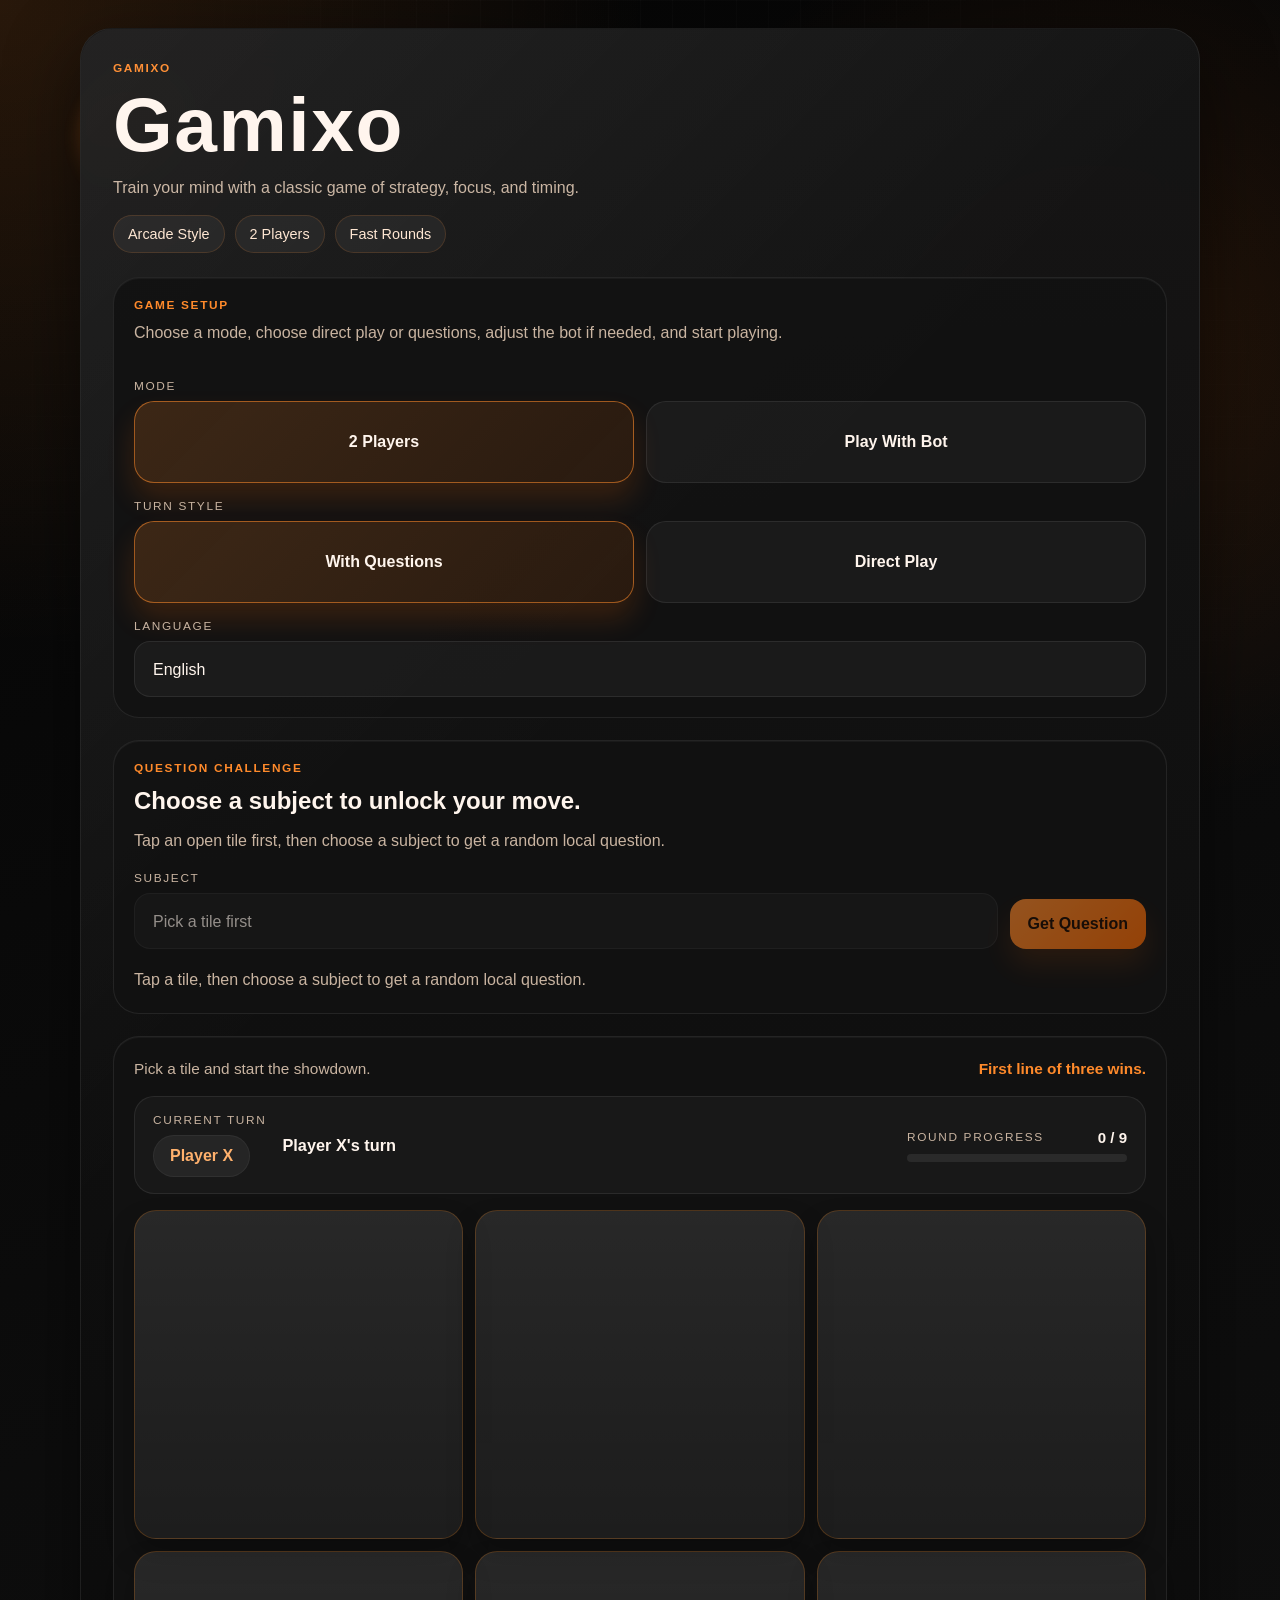
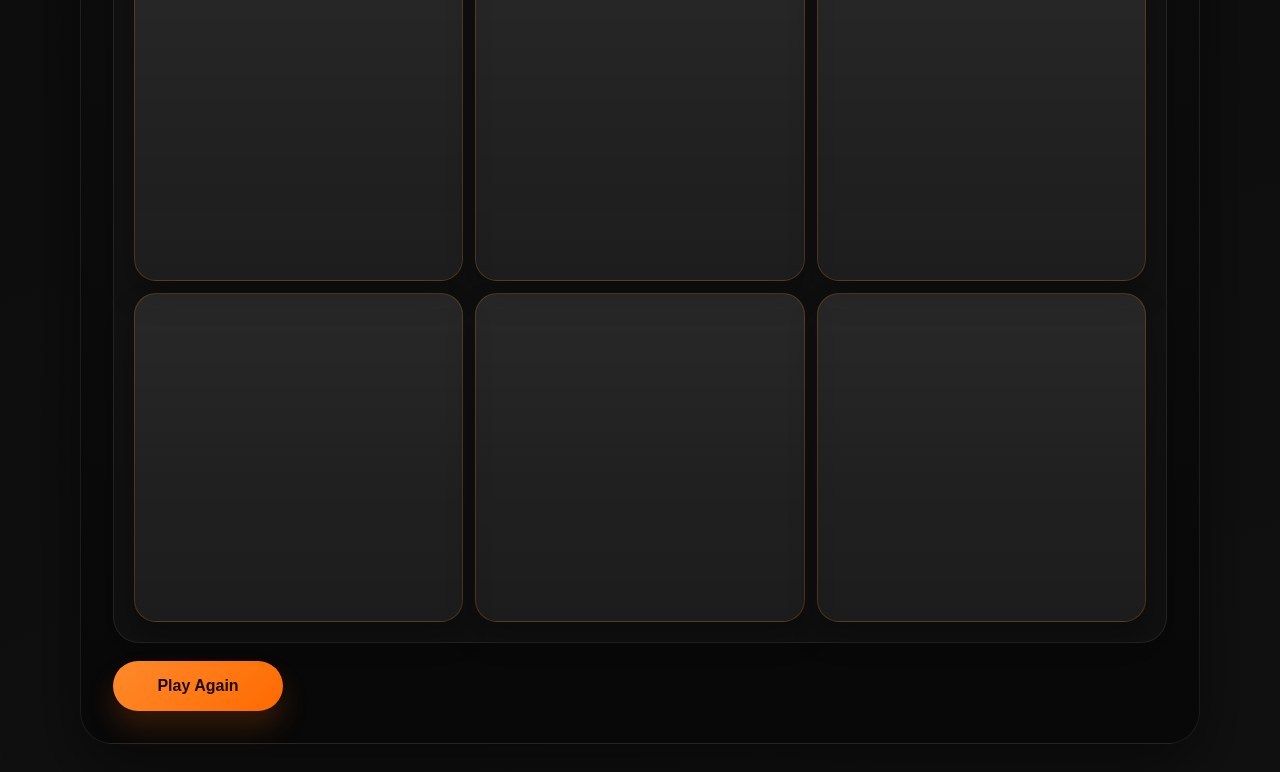
<file: index.html>
<!DOCTYPE html>
<html lang="en">
<head>
  <meta charset="UTF-8">
  <meta name="viewport" content="width=device-width, initial-scale=1.0">
  <title>Gamixo</title>
  <meta http-equiv="refresh" content="0; url=./web/gamixo/">
</head>
<body>
  <p>Redirecting to <a href="./web/gamixo/">Gamixo</a>...</p>
</body>
</html>
</file>
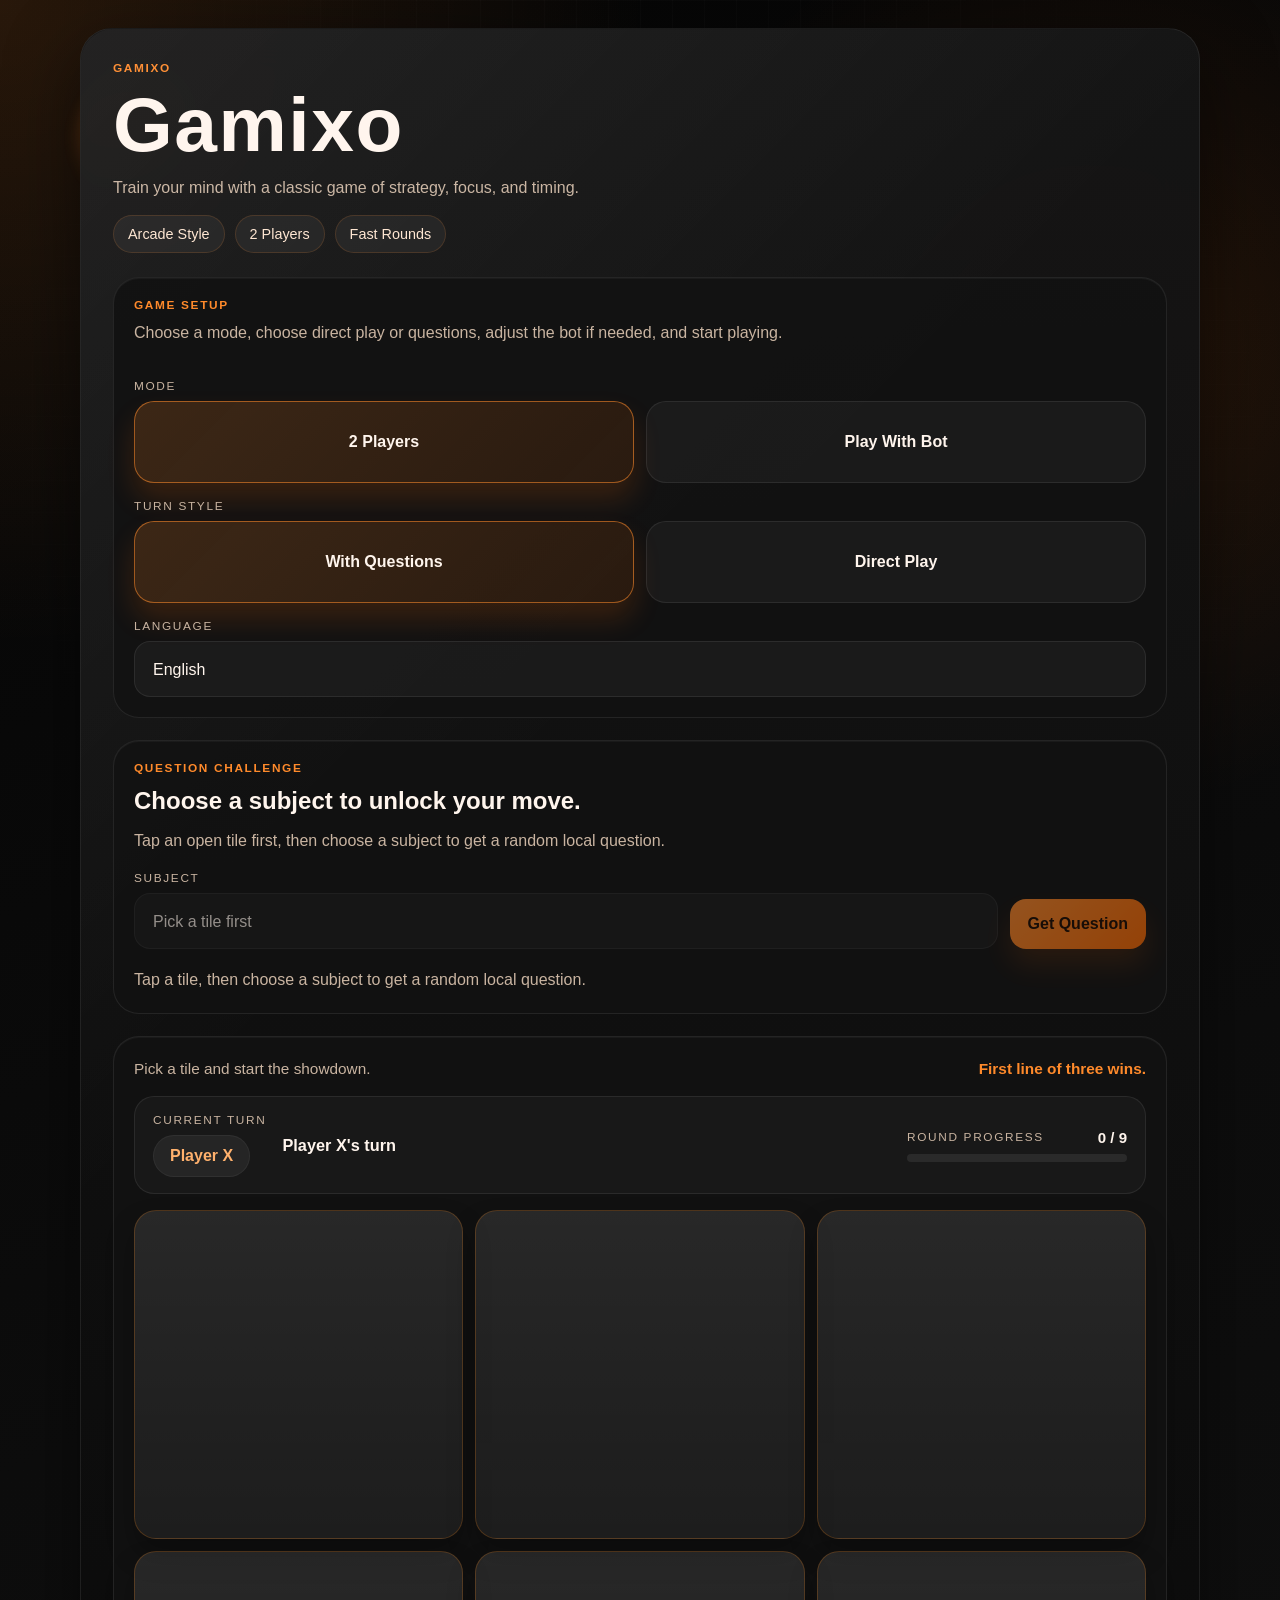
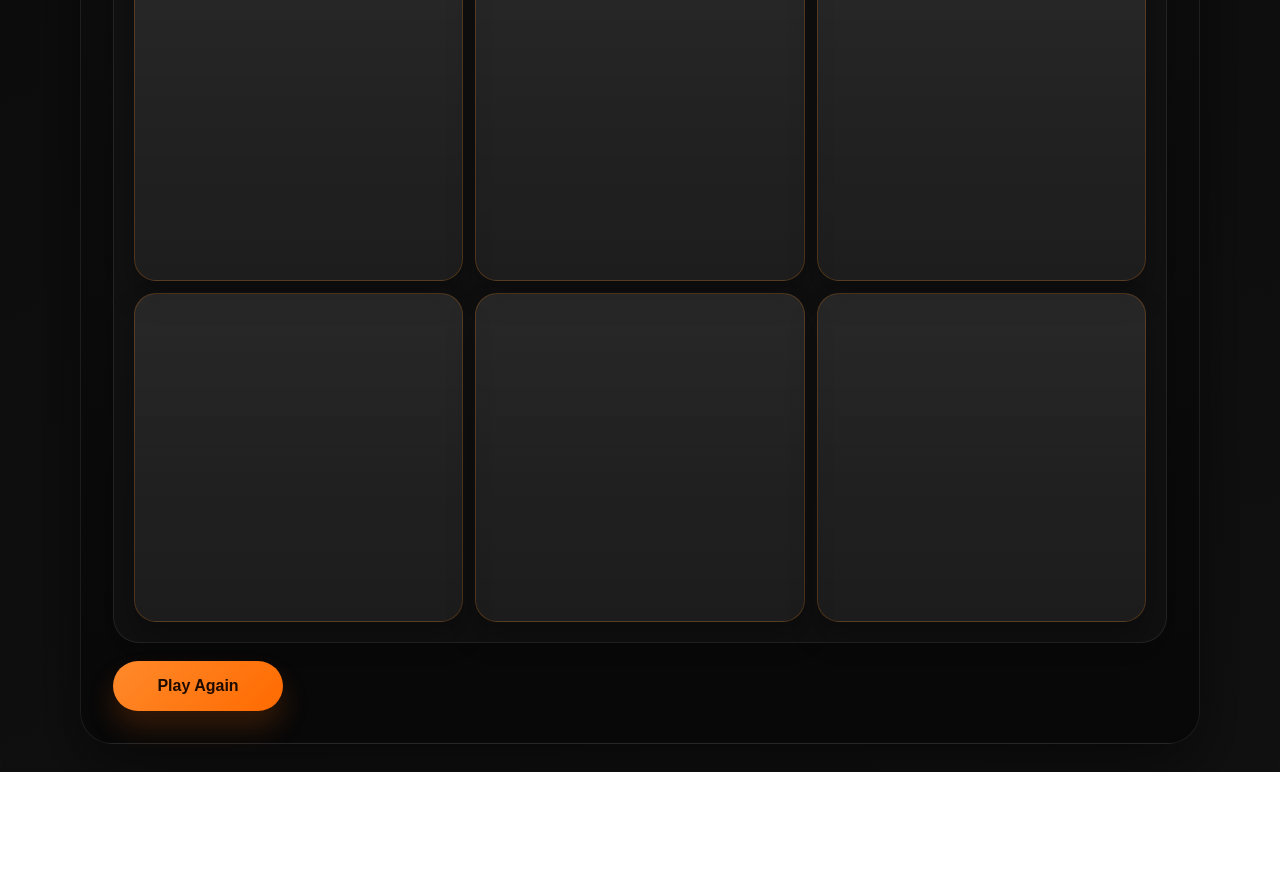
<file: web/index.html>
<!DOCTYPE html>
<html lang="en">
<head>
  <meta charset="UTF-8">
  <meta name="viewport" content="width=device-width, initial-scale=1.0">
  <title>Gamixo</title>
  <meta http-equiv="refresh" content="0; url=./gamixo/">
</head>
<body>
  <p>Redirecting to <a href="./gamixo/">Gamixo</a>...</p>
</body>
</html>
</file>
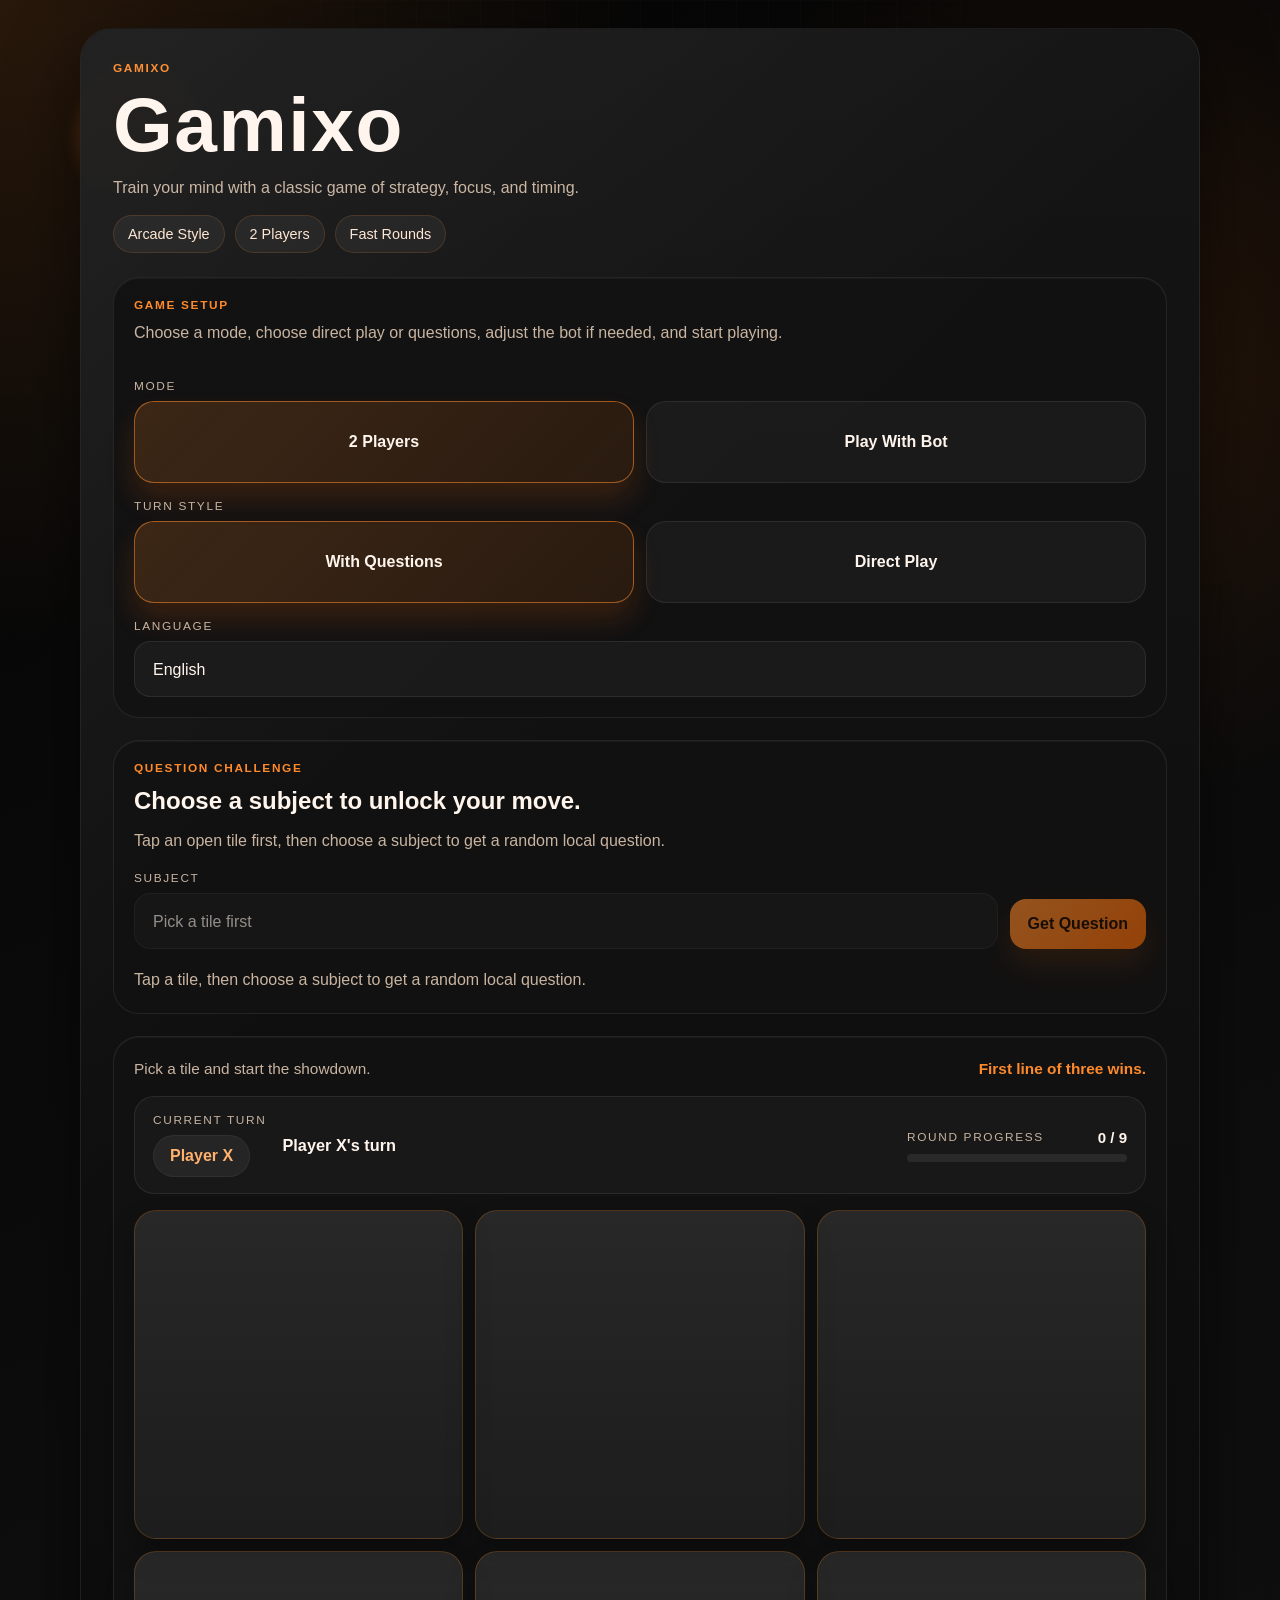
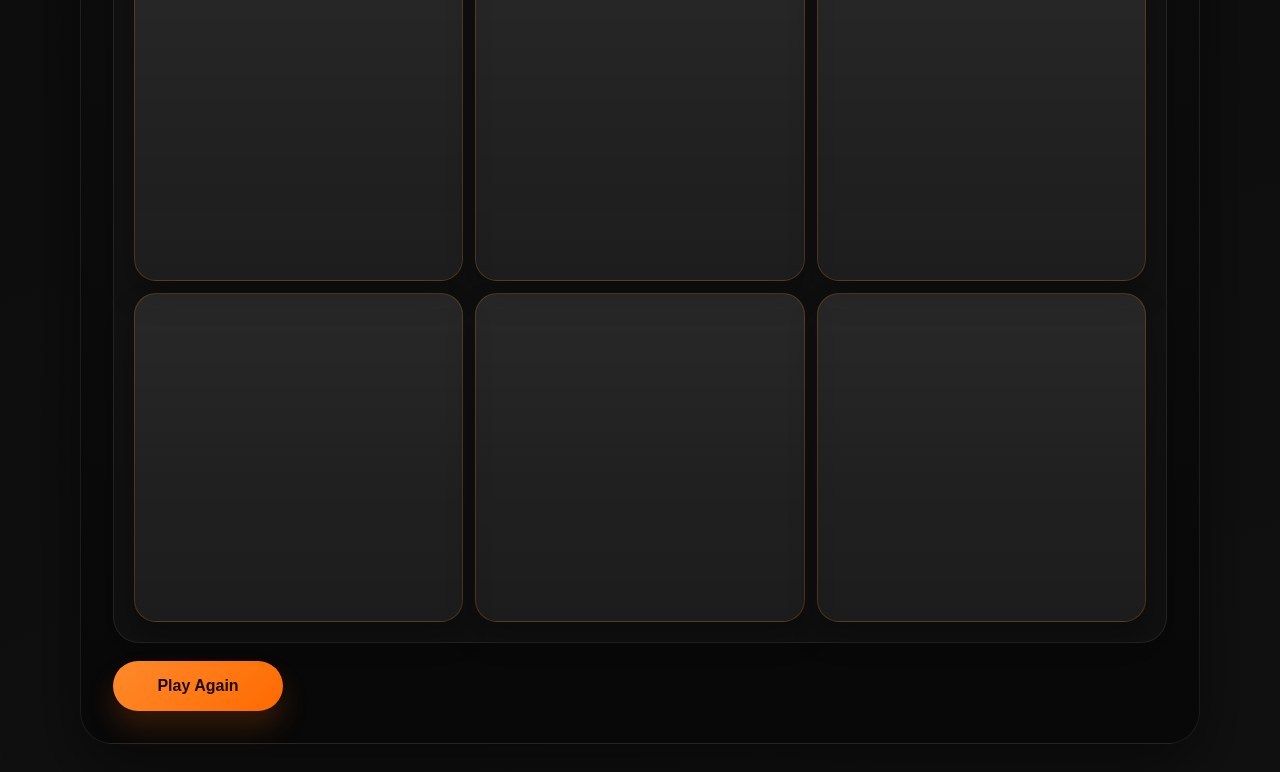
<file: web/gamixo/index.html>
<!DOCTYPE html>
<html lang="en">
<head>
  <meta charset="UTF-8">
  <meta name="viewport" content="width=device-width, initial-scale=1.0">
  <title>Gamixo</title>
  <link rel="stylesheet" href="../styles.css?v=20260408-9">
</head>
<body>
  <main class="app-shell">
    <div class="orb orb-one" aria-hidden="true"></div>
    <div class="orb orb-two" aria-hidden="true"></div>
    <div class="orb orb-three" aria-hidden="true"></div>

    <section class="hero-card">
      <header class="hero-header">
        <div class="brand-panel">
          <p class="eyebrow">Gamixo</p>
          <h1>Gamixo</h1>
          <p id="subtitleText" class="subtitle">
            Tic-tac-toe rebuilt for the browser. Tap a tile, take your turn, and race to line up three marks before the other player does.
          </p>
          <div id="highlightsStrip" class="fun-strip" aria-label="Game highlights">
            <span id="pillArcade" class="fun-pill">Arcade Style</span>
            <span id="pillPlayers" class="fun-pill">2 Players</span>
            <span id="pillRounds" class="fun-pill">Fast Rounds</span>
          </div>
        </div>
      </header>

      <div class="play-layout">
        <section class="settings-card">
            <div class="settings-copy">
              <p id="setupTitle" class="panel-kicker">Game Setup</p>
              <p id="setupHint" class="panel-hint">Choose a mode, choose direct play or questions, adjust the bot if needed, and start playing.</p>
            </div>
            <div class="top-bar">
              <div class="level-switcher">
                <label id="botLevelLabel" class="language-label" for="botLevelSelect">Bot Level</label>
                <div class="chip-group" role="group" aria-labelledby="botLevelLabel">
                  <button id="levelEasyButton" class="chip-button" type="button" data-level="easy">Easy</button>
                  <button id="levelMediumButton" class="chip-button" type="button" data-level="medium">Medium</button>
                  <button id="levelHardButton" class="chip-button" type="button" data-level="hard">Hard</button>
                </div>
                <select id="botLevelSelect" class="language-select visually-hidden">
                  <option value="easy">Easy</option>
                  <option value="medium">Medium</option>
                  <option value="hard">Hard</option>
                </select>
              </div>
              <div class="mode-switcher">
                <label id="modeLabel" class="language-label" for="modeSelect">Mode</label>
                <div class="option-grid" role="group" aria-labelledby="modeLabel">
                  <button id="modeHumanButton" class="option-card" type="button" data-mode="human">2 Players</button>
                  <button id="modeBotButton" class="option-card" type="button" data-mode="bot">Play With Bot</button>
                </div>
                <select id="modeSelect" class="language-select visually-hidden">
                  <option value="human">2 Players</option>
                  <option value="bot">Play With Bot</option>
                </select>
              </div>
              <div class="play-style-switcher">
                <label id="playStyleLabel" class="language-label" for="playStyleSelect">Turn Style</label>
                <div class="option-grid" role="group" aria-labelledby="playStyleLabel">
                  <button id="playStyleQuestionsButton" class="option-card" type="button" data-play-style="questions">With Questions</button>
                  <button id="playStyleDirectButton" class="option-card" type="button" data-play-style="direct">Direct Play</button>
                </div>
                <select id="playStyleSelect" class="language-select visually-hidden">
                  <option value="questions">With Questions</option>
                  <option value="direct">Direct Play</option>
                </select>
              </div>
              <div class="language-switcher">
                <label id="languageLabel" class="language-label" for="languageSelect">Language</label>
                <select id="languageSelect" class="language-select">
                  <option value="en">English</option>
                  <option value="ar">العربية</option>
                </select>
              </div>
            </div>
          </section>

          <section id="quizPanel" class="quiz-panel" aria-live="polite">
            <div class="quiz-copy">
              <p id="quizKicker" class="quiz-kicker">Question Challenge</p>
              <h2 id="questionPrompt" class="quiz-question">Answer a question to claim your tile.</h2>
              <p id="questionMeta" class="quiz-meta">
                Pick any open tile, choose a subject, and get a random question. Wrong answers pass that tile to the other player.
              </p>
            </div>
            <div class="subject-controls">
              <label class="subject-picker" for="subjectSelect">
                <span id="subjectLabel" class="subject-label">Subject</span>
                <select id="subjectSelect" class="subject-select"></select>
              </label>
              <button id="loadQuestionButton" class="subject-button" type="button">Get Question</button>
            </div>
            <div id="choiceList" class="choice-list" role="list"></div>
            <p id="questionResult" class="question-result">Tap a tile, then choose a subject to start.</p>
          </section>

        <section class="board-stage">
          <div class="board-frame">
            <div class="board-caption">
              <span id="boardCaptionLead">Pick a tile and start the showdown.</span>
              <span id="boardCaptionAccent" class="caption-accent">First line of three wins.</span>
            </div>
            <div class="board-status">
              <div class="turn-indicator">
                <span id="turnLabel" class="turn-label">Current Turn</span>
                <strong id="turnBadge" class="turn-badge">Player X</strong>
              </div>
              <p id="statusMessage" class="status-message">Player X's turn</p>
              <div class="progress-block">
                <div class="progress-copy">
                  <span id="progressLabel" class="turn-label">Round Progress</span>
                  <strong id="progressValue" class="progress-value">0 / 9</strong>
                </div>
                <div class="progress-track" aria-hidden="true">
                  <span id="progressFill" class="progress-fill"></span>
                </div>
              </div>
            </div>
            <div id="board" class="board" aria-label="Tic-Tac-Toe board" role="grid">
              <button class="cell" type="button" data-index="0" aria-label="Row 1 Column 1"></button>
              <button class="cell" type="button" data-index="1" aria-label="Row 1 Column 2"></button>
              <button class="cell" type="button" data-index="2" aria-label="Row 1 Column 3"></button>
              <button class="cell" type="button" data-index="3" aria-label="Row 2 Column 1"></button>
              <button class="cell" type="button" data-index="4" aria-label="Row 2 Column 2"></button>
              <button class="cell" type="button" data-index="5" aria-label="Row 2 Column 3"></button>
              <button class="cell" type="button" data-index="6" aria-label="Row 3 Column 1"></button>
              <button class="cell" type="button" data-index="7" aria-label="Row 3 Column 2"></button>
              <button class="cell" type="button" data-index="8" aria-label="Row 3 Column 3"></button>
            </div>
          </div>

          <div class="controls">
            <button id="resetButton" class="reset-button" type="button">Play Again</button>
          </div>
        </section>
      </div>
    </section>
  </main>

  <script src="../script.js?v=20260408-9"></script>
</body>
</html>
</file>
<file: web/styles.css>
:root {
  --bg-base: #080808;
  --bg-surface: #121212;
  --bg-panel: rgba(18, 18, 18, 0.9);
  --bg-soft: rgba(255, 255, 255, 0.04);
  --border-soft: rgba(255, 255, 255, 0.08);
  --border-strong: rgba(255, 136, 26, 0.22);
  --text-main: #fff5ed;
  --text-soft: #c9b4a1;
  --accent-main: #ff8a2b;
  --accent-strong: #ff6a00;
  --accent-glow: rgba(255, 106, 0, 0.18);
  --win-glow: rgba(255, 214, 122, 0.24);
  --shadow-heavy: 0 26px 70px rgba(0, 0, 0, 0.5);
}

* {
  box-sizing: border-box;
}

[hidden] {
  display: none !important;
}

html,
body {
  min-height: 100%;
}

body {
  margin: 0;
  font-family: "Avenir Next", "Trebuchet MS", "Segoe UI", sans-serif;
  color: var(--text-main);
  background:
    radial-gradient(circle at top left, rgba(255, 138, 43, 0.14), transparent 24%),
    radial-gradient(circle at 85% 15%, rgba(255, 106, 0, 0.12), transparent 20%),
    linear-gradient(160deg, #050505, #0d0d0d 52%, #111111);
}

body::before {
  content: "";
  position: fixed;
  inset: 0;
  pointer-events: none;
  background-image:
    linear-gradient(rgba(255, 255, 255, 0.02) 1px, transparent 1px),
    linear-gradient(90deg, rgba(255, 255, 255, 0.02) 1px, transparent 1px);
  background-size: 32px 32px;
  mask-image: radial-gradient(circle at center, black 52%, transparent 90%);
}

.app-shell {
  position: relative;
  min-height: 100vh;
  padding: 28px;
  display: grid;
  justify-items: center;
  align-items: start;
  overflow: hidden;
}

.hero-card {
  width: min(1120px, 100%);
  position: relative;
  z-index: 1;
  padding: 32px;
  border: 1px solid var(--border-soft);
  border-radius: 32px;
  background:
    linear-gradient(180deg, rgba(22, 22, 22, 0.94), rgba(8, 8, 8, 0.96)),
    rgba(0, 0, 0, 0.4);
  box-shadow: var(--shadow-heavy);
  backdrop-filter: blur(20px);
  animation: rise-in 420ms ease-out both;
}

.hero-card::before {
  content: "";
  position: absolute;
  inset: 0;
  border-radius: inherit;
  pointer-events: none;
  background: linear-gradient(135deg, rgba(255, 255, 255, 0.06), transparent 35%);
}

.hero-header {
  display: block;
}

.brand-panel {
  display: grid;
  gap: 14px;
}

.eyebrow,
.panel-kicker,
.quiz-kicker,
.turn-label,
.language-label,
.subject-label {
  margin: 0;
  font-size: 0.74rem;
  letter-spacing: 0.14em;
  text-transform: uppercase;
  color: var(--text-soft);
}

.eyebrow,
.panel-kicker,
.quiz-kicker {
  color: var(--accent-main);
  font-weight: 700;
}

h1 {
  margin: 0;
  font-size: clamp(2.6rem, 6vw, 4.9rem);
  line-height: 0.92;
  letter-spacing: 0.02em;
}

.subtitle {
  margin: 0;
  max-width: 58ch;
  color: var(--text-soft);
  line-height: 1.7;
  font-size: 1rem;
}

.fun-strip {
  display: flex;
  flex-wrap: wrap;
  gap: 10px;
}

.fun-pill {
  display: inline-flex;
  align-items: center;
  min-height: 38px;
  padding: 0 14px;
  border-radius: 999px;
  background: rgba(255, 255, 255, 0.05);
  border: 1px solid rgba(255, 138, 43, 0.16);
  color: #ffe6d1;
  font-size: 0.9rem;
}

.settings-card,
.quiz-panel,
.board-frame {
  position: relative;
  border-radius: 26px;
  border: 1px solid var(--border-soft);
  background: var(--bg-panel);
  box-shadow: inset 0 1px 0 rgba(255, 255, 255, 0.04);
}

.turn-indicator {
  display: grid;
  gap: 8px;
}

.turn-badge {
  display: inline-flex;
  align-items: center;
  justify-content: center;
  width: fit-content;
  min-height: 42px;
  padding: 0 16px;
  border-radius: 999px;
  background: rgba(255, 255, 255, 0.06);
  border: 1px solid rgba(255, 255, 255, 0.05);
  color: var(--accent-strong);
  font-weight: 800;
}

.status-message {
  margin: 0;
  font-size: 1.02rem;
  font-weight: 700;
  line-height: 1.5;
}

.board-status {
  display: grid;
  grid-template-columns: auto minmax(0, 1fr) minmax(160px, 220px);
  align-items: center;
  gap: 16px;
  padding: 16px 18px;
  margin-bottom: 16px;
  border-radius: 20px;
  border: 1px solid var(--border-soft);
  background: rgba(255, 255, 255, 0.03);
}

.progress-block {
  display: grid;
  gap: 8px;
}

.progress-copy {
  display: flex;
  align-items: center;
  justify-content: space-between;
  gap: 10px;
}

.progress-value {
  color: var(--text-main);
  font-size: 0.94rem;
  font-weight: 800;
}

.progress-track {
  position: relative;
  height: 8px;
  overflow: hidden;
  border-radius: 999px;
  background: rgba(255, 255, 255, 0.08);
}

.progress-fill {
  display: block;
  height: 100%;
  width: 0;
  border-radius: inherit;
  background: linear-gradient(135deg, var(--accent-main), var(--accent-strong));
  box-shadow: 0 0 18px rgba(255, 106, 0, 0.24);
  transition: width 180ms ease;
}

.play-layout {
  display: grid;
  grid-template-columns: 1fr;
  gap: 22px;
  margin-top: 24px;
}

.board-stage,
.side-panel,
.settings-card,
.quiz-panel {
  display: grid;
  gap: 18px;
  align-content: start;
}

.board-frame {
  padding: 20px;
}

.board-caption {
  display: flex;
  align-items: center;
  justify-content: space-between;
  gap: 12px;
  margin-bottom: 16px;
  color: var(--text-soft);
  font-size: 0.96rem;
  line-height: 1.5;
}

.caption-accent {
  color: var(--accent-main);
  font-weight: 700;
}

.board {
  display: grid;
  grid-template-columns: repeat(3, minmax(92px, 1fr));
  gap: 12px;
  grid-auto-flow: row;
  direction: ltr;
}

.cell {
  aspect-ratio: 1;
  border: 1px solid var(--border-strong);
  border-radius: 22px;
  background:
    linear-gradient(180deg, rgba(255, 255, 255, 0.08), rgba(255, 255, 255, 0.03)),
    rgba(255, 255, 255, 0.02);
  color: var(--text-main);
  font: inherit;
  font-size: clamp(2.8rem, 9vw, 4.5rem);
  font-weight: 800;
  cursor: pointer;
  transition: transform 120ms ease, border-color 120ms ease, box-shadow 120ms ease, background 120ms ease;
  box-shadow: 0 16px 28px rgba(0, 0, 0, 0.28);
  animation: reveal-up 360ms ease both;
}

.cell:nth-child(1) { grid-column: 1; grid-row: 1; animation-delay: 20ms; }
.cell:nth-child(2) { grid-column: 2; grid-row: 1; animation-delay: 40ms; }
.cell:nth-child(3) { grid-column: 3; grid-row: 1; animation-delay: 60ms; }
.cell:nth-child(4) { grid-column: 1; grid-row: 2; animation-delay: 80ms; }
.cell:nth-child(5) { grid-column: 2; grid-row: 2; animation-delay: 100ms; }
.cell:nth-child(6) { grid-column: 3; grid-row: 2; animation-delay: 120ms; }
.cell:nth-child(7) { grid-column: 1; grid-row: 3; animation-delay: 140ms; }
.cell:nth-child(8) { grid-column: 2; grid-row: 3; animation-delay: 160ms; }
.cell:nth-child(9) { grid-column: 3; grid-row: 3; animation-delay: 180ms; }

.cell:hover:not(:disabled),
.cell:focus-visible:not(:disabled) {
  transform: translateY(-2px);
  border-color: rgba(255, 138, 43, 0.5);
  box-shadow: 0 18px 30px var(--accent-glow);
  outline: none;
}

.cell:disabled {
  cursor: default;
  opacity: 1;
}

.cell[data-player="X"] {
  color: #ffb16d;
  text-shadow: 0 10px 22px rgba(255, 138, 43, 0.28);
}

.cell[data-player="O"] {
  color: var(--accent-strong);
  text-shadow: 0 10px 22px rgba(255, 106, 0, 0.28);
}

.cell.winning {
  border-color: rgba(255, 214, 122, 0.85);
  box-shadow:
    0 0 0 4px rgba(255, 214, 122, 0.14),
    0 18px 30px var(--win-glow);
}

.controls {
  display: flex;
  justify-content: flex-start;
}

.reset-button,
.subject-button {
  min-height: 50px;
  border: 0;
  border-radius: 16px;
  padding: 0 18px;
  background: linear-gradient(135deg, var(--accent-main), var(--accent-strong));
  color: #1d0b00;
  font: inherit;
  font-weight: 800;
  cursor: pointer;
  transition: transform 120ms ease, box-shadow 120ms ease, opacity 120ms ease;
  box-shadow: 0 16px 28px rgba(255, 106, 0, 0.18);
}

.reset-button {
  min-width: 170px;
  border-radius: 999px;
}

.reset-button:hover,
.reset-button:focus-visible,
.subject-button:hover,
.subject-button:focus-visible {
  transform: translateY(-1px);
  box-shadow: 0 20px 32px rgba(255, 106, 0, 0.22);
  outline: none;
}

.settings-card,
.quiz-panel {
  padding: 20px;
}

.settings-card {
  display: grid;
  gap: 18px;
}

.settings-copy {
  display: grid;
  gap: 8px;
}

.panel-hint,
.quiz-meta,
.question-result {
  margin: 0;
  color: var(--text-soft);
  line-height: 1.6;
}

.top-bar {
  display: grid;
  grid-template-columns: 1fr;
  grid-template-areas:
    "level"
    "mode"
    "style"
    "language";
  gap: 16px;
}

.top-bar > * {
  min-width: 0;
}

.mode-switcher,
.level-switcher,
.play-style-switcher,
.language-switcher,
.subject-picker {
  display: grid;
  gap: 8px;
}

.mode-switcher {
  grid-area: mode;
}

.level-switcher {
  grid-area: level;
}

.play-style-switcher {
  grid-area: style;
}

.language-switcher {
  grid-area: language;
}

.visually-hidden {
  position: absolute;
  width: 1px;
  height: 1px;
  padding: 0;
  margin: -1px;
  overflow: hidden;
  clip: rect(0, 0, 0, 0);
  white-space: nowrap;
  border: 0;
}

.option-grid {
  display: grid;
  grid-template-columns: repeat(2, minmax(0, 1fr));
  gap: 12px;
}

.option-card,
.chip-button,
.language-select,
.subject-select {
  border: 1px solid var(--border-soft);
  background: rgba(255, 255, 255, 0.04);
  color: var(--text-main);
  font-family: "Trebuchet MS", "Avenir Next", "Segoe UI", sans-serif;
  cursor: pointer;
  transition: transform 120ms ease, border-color 120ms ease, box-shadow 120ms ease, background 120ms ease;
}

.option-card {
  min-height: 82px;
  padding: 18px 20px;
  border-radius: 20px;
  text-align: center;
  font-weight: 800;
  font-size: 1rem;
  line-height: 1.25;
  white-space: normal;
  text-wrap: balance;
}

.chip-group {
  display: grid;
  grid-template-columns: repeat(3, minmax(96px, 1fr));
  gap: 12px;
}

.chip-button {
  min-height: 52px;
  border-radius: 16px;
  font-weight: 700;
  font-size: 0.92rem;
  padding: 0 14px;
  white-space: nowrap;
  text-align: center;
  overflow: hidden;
  text-overflow: ellipsis;
}

.option-card:hover,
.option-card:focus-visible,
.chip-button:hover,
.chip-button:focus-visible {
  transform: translateY(-1px);
  border-color: rgba(255, 138, 43, 0.4);
  box-shadow: 0 14px 26px rgba(255, 106, 0, 0.12);
  outline: none;
}

.option-card.is-active,
.chip-button.is-active {
  border-color: rgba(255, 138, 43, 0.55);
  background: linear-gradient(135deg, rgba(255, 138, 43, 0.18), rgba(255, 106, 0, 0.1));
  box-shadow: 0 16px 28px rgba(255, 106, 0, 0.16);
}

.option-card:disabled {
  opacity: 0.45;
  cursor: not-allowed;
  box-shadow: none;
  transform: none;
}

.chip-button:disabled {
  opacity: 0.45;
  cursor: not-allowed;
  box-shadow: none;
  transform: none;
}

.language-select,
.subject-select {
  width: 100%;
  min-height: 56px;
  padding: 0 18px;
  border-radius: 16px;
  border: 1px solid var(--border-soft);
  background: var(--bg-soft);
  color: var(--text-main);
  font-size: 1rem;
  line-height: 1.2;
  appearance: none;
}

.language-select:focus-visible,
.subject-select:focus-visible {
  outline: none;
  border-color: rgba(255, 106, 0, 0.45);
  box-shadow: 0 0 0 4px rgba(255, 106, 0, 0.12);
}

.quiz-panel {
  display: grid;
  gap: 18px;
}

.quiz-copy {
  display: grid;
  gap: 10px;
}

.quiz-question {
  margin: 0;
  font-size: clamp(1.15rem, 3vw, 1.5rem);
  line-height: 1.35;
}

.subject-controls {
  display: grid;
  grid-template-columns: minmax(0, 1fr) auto;
  gap: 12px;
  align-items: end;
}

.choice-list {
  display: grid;
  gap: 10px;
}

.choice-list:empty {
  display: none;
}

.choice-button {
  width: 100%;
  padding: 14px 16px;
  border-radius: 16px;
  border: 1px solid var(--border-soft);
  background: rgba(255, 255, 255, 0.03);
  color: var(--text-main);
  font: inherit;
  font-weight: 700;
  text-align: left;
  cursor: pointer;
  transition: border-color 120ms ease, background 120ms ease, transform 120ms ease;
}

.choice-button:hover,
.choice-button:focus-visible {
  transform: translateY(-1px);
  border-color: rgba(255, 138, 43, 0.45);
  background: rgba(255, 106, 0, 0.08);
  outline: none;
}

.subject-button:disabled,
.subject-select:disabled,
.language-select:disabled {
  opacity: 0.55;
  cursor: not-allowed;
}

.orb {
  position: absolute;
  border-radius: 50%;
  pointer-events: none;
  filter: blur(8px);
  opacity: 0.75;
  animation: float-around 12s ease-in-out infinite;
}

.orb-one {
  top: 3%;
  left: 6%;
  width: 140px;
  height: 140px;
  background: radial-gradient(circle at 30% 30%, rgba(255, 138, 43, 0.5), transparent 70%);
}

.orb-two {
  right: 8%;
  bottom: 8%;
  width: 190px;
  height: 190px;
  background: radial-gradient(circle at 30% 30%, rgba(255, 106, 0, 0.42), transparent 72%);
  animation-delay: -4s;
}

.orb-three {
  right: 24%;
  top: 14%;
  width: 110px;
  height: 110px;
  background: radial-gradient(circle at 30% 30%, rgba(255, 177, 109, 0.35), transparent 70%);
  animation-delay: -7s;
}

body[data-turn="X"] .turn-badge {
  color: #ffb16d;
}

body[data-turn="O"] .turn-badge {
  color: var(--accent-strong);
}

body[data-outcome="win"] .board-status {
  background: linear-gradient(135deg, rgba(255, 255, 255, 0.04), rgba(255, 214, 122, 0.12));
}

body[data-outcome="draw"] .board-status {
  background: linear-gradient(135deg, rgba(255, 255, 255, 0.04), rgba(255, 106, 0, 0.1));
}

html[dir="rtl"] body {
  font-family: "Geeza Pro", "Al Bayan", "Tahoma", sans-serif;
}

html[dir="rtl"] .status-message,
html[dir="rtl"] .choice-button,
html[dir="rtl"] .question-result,
html[dir="rtl"] .subtitle,
html[dir="rtl"] .panel-hint,
html[dir="rtl"] .quiz-meta {
  text-align: right;
}

html[dir="rtl"] .board-caption,
html[dir="rtl"] .hero-header {
  direction: rtl;
}

html[dir="rtl"] .controls {
  justify-content: flex-end;
}

html[dir="rtl"] .progress-copy {
  flex-direction: row-reverse;
}

@keyframes rise-in {
  from {
    opacity: 0;
    transform: translateY(14px);
  }
  to {
    opacity: 1;
    transform: translateY(0);
  }
}

@keyframes reveal-up {
  from {
    opacity: 0;
    transform: translateY(10px);
  }
  to {
    opacity: 1;
    transform: translateY(0);
  }
}

@keyframes float-around {
  0%,
  100% {
    transform: translateY(0) translateX(0);
  }
  50% {
    transform: translateY(-12px) translateX(8px);
  }
}

@media (max-width: 960px) {
  .play-layout {
    grid-template-columns: 1fr;
  }
}

@media (max-width: 720px) {
  .app-shell {
    padding: 18px;
  }

  .hero-card {
    padding: 22px;
    border-radius: 24px;
  }

  .top-bar {
    grid-template-columns: 1fr;
  }

  .option-grid,
  .chip-group {
    grid-template-columns: 1fr;
  }

  .subject-controls {
    grid-template-columns: 1fr;
  }

  .board-caption {
    flex-direction: column;
    align-items: flex-start;
  }

  .board-status {
    flex-direction: column;
    align-items: flex-start;
    grid-template-columns: 1fr;
  }

  .board {
    gap: 10px;
  }

  .cell {
    border-radius: 18px;
  }
}
</file>
